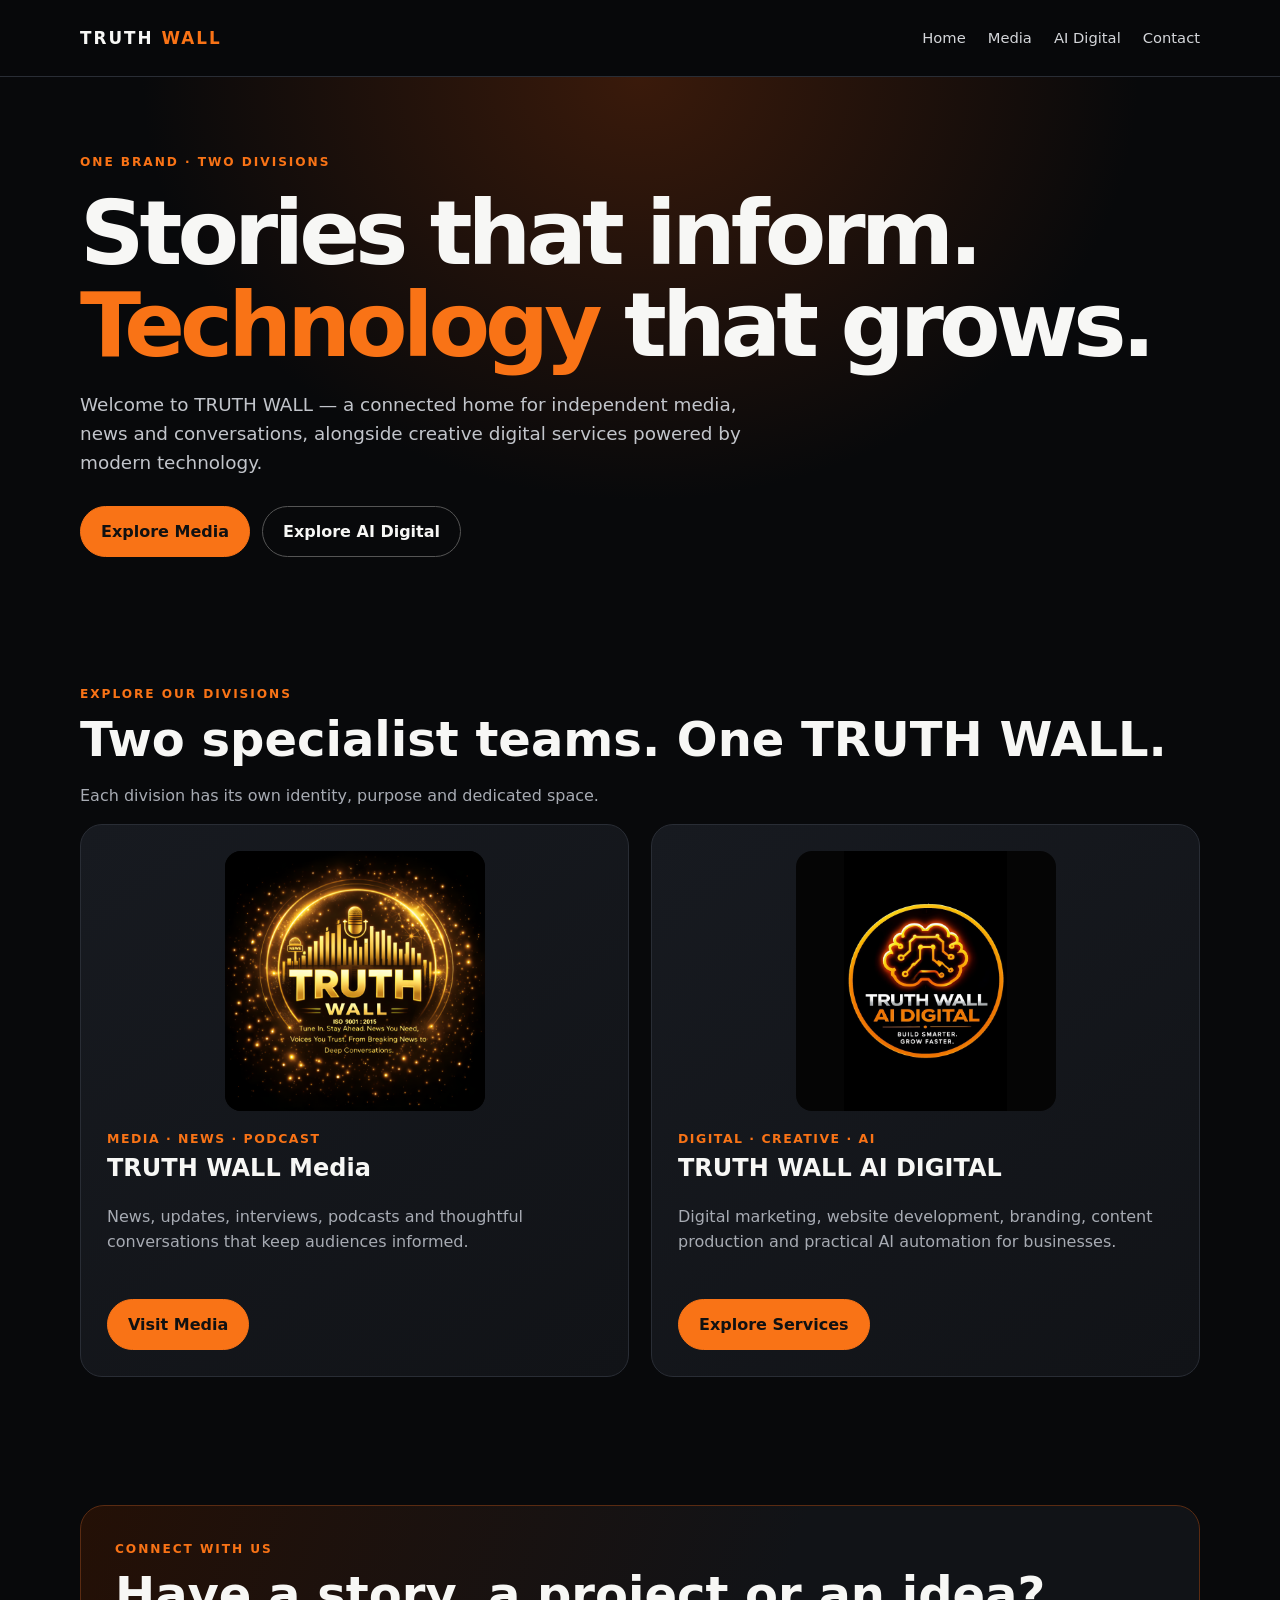
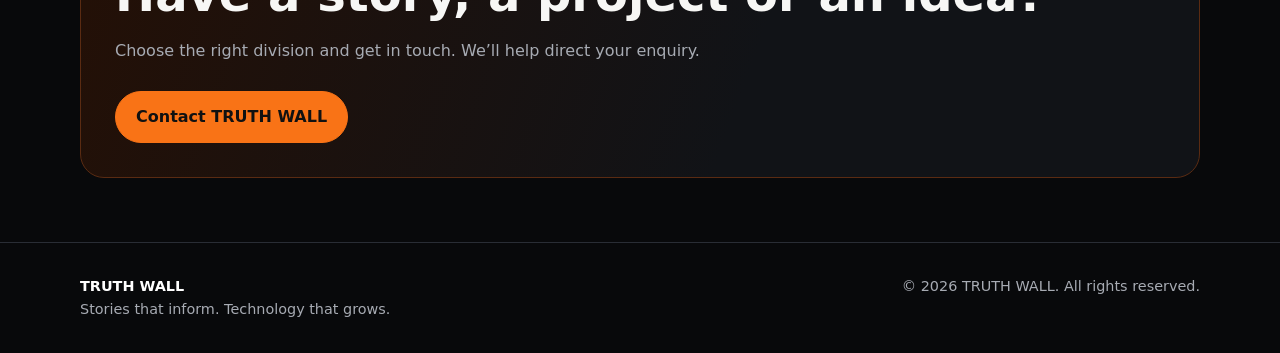
<file: index.html>
<!doctype html><html lang="en"><head><meta charset="utf-8"><meta name="viewport" content="width=device-width,initial-scale=1"><meta name="description" content="TRUTH WALL brings together Media, News and Podcast with AI Digital services."><meta name="theme-color" content="#08090b"><title>Home | TRUTH WALL</title><link rel="stylesheet" href="assets/style.css"></head><body><header class="top"><div class="wrap nav"><a class="brand" href="index.html">TRUTH <span>WALL</span></a><nav class="links"><a href="index.html">Home</a><a href="media.html">Media</a><a href="ai-digital.html">AI Digital</a><a href="contact.html">Contact</a></nav></div></header><main><section class="hero"><div class="wrap"><div class="eyebrow">One brand · Two divisions</div><h1>Stories that inform.<br><em>Technology</em> that grows.</h1><p class="lead">Welcome to TRUTH WALL — a connected home for independent media, news and conversations, alongside creative digital services powered by modern technology.</p><div class="actions"><a class="btn" href="media.html">Explore Media</a><a class="btn outline" href="ai-digital.html">Explore AI Digital</a></div></div></section><section class="section"><div class="wrap"><div class="eyebrow">Explore our divisions</div><h2>Two specialist teams. One TRUTH WALL.</h2><p class="muted">Each division has its own identity, purpose and dedicated space.</p><div class="grid"><article class="card division"><img src="assets/media-logo-gold.png" alt="TRUTH WALL Media gold logo"><span class="tag">Media · News · Podcast</span><h3>TRUTH WALL Media</h3><p class="muted">News, updates, interviews, podcasts and thoughtful conversations that keep audiences informed.</p><div class="actions"><a class="btn" href="media.html">Visit Media</a></div></article><article class="card division"><img src="assets/ai-digital-logo.jpg" alt="TRUTH WALL AI DIGITAL logo"><span class="tag">Digital · Creative · AI</span><h3>TRUTH WALL AI DIGITAL</h3><p class="muted">Digital marketing, website development, branding, content production and practical AI automation for businesses.</p><div class="actions"><a class="btn" href="ai-digital.html">Explore Services</a></div></article></div></div></section><section class="section"><div class="wrap band"><div class="eyebrow">Connect with us</div><h2>Have a story, a project or an idea?</h2><p class="muted">Choose the right division and get in touch. We’ll help direct your enquiry.</p><div class="actions"><a class="btn" href="contact.html">Contact TRUTH WALL</a></div></div></section></main><footer class="footer"><div class="wrap footerrow"><div><b style="color:#fff">TRUTH WALL</b><br>Stories that inform. Technology that grows.</div><div>© <span data-year></span> TRUTH WALL. All rights reserved.</div></div></footer><script src="assets/site.js"></script></body></html>
</file>
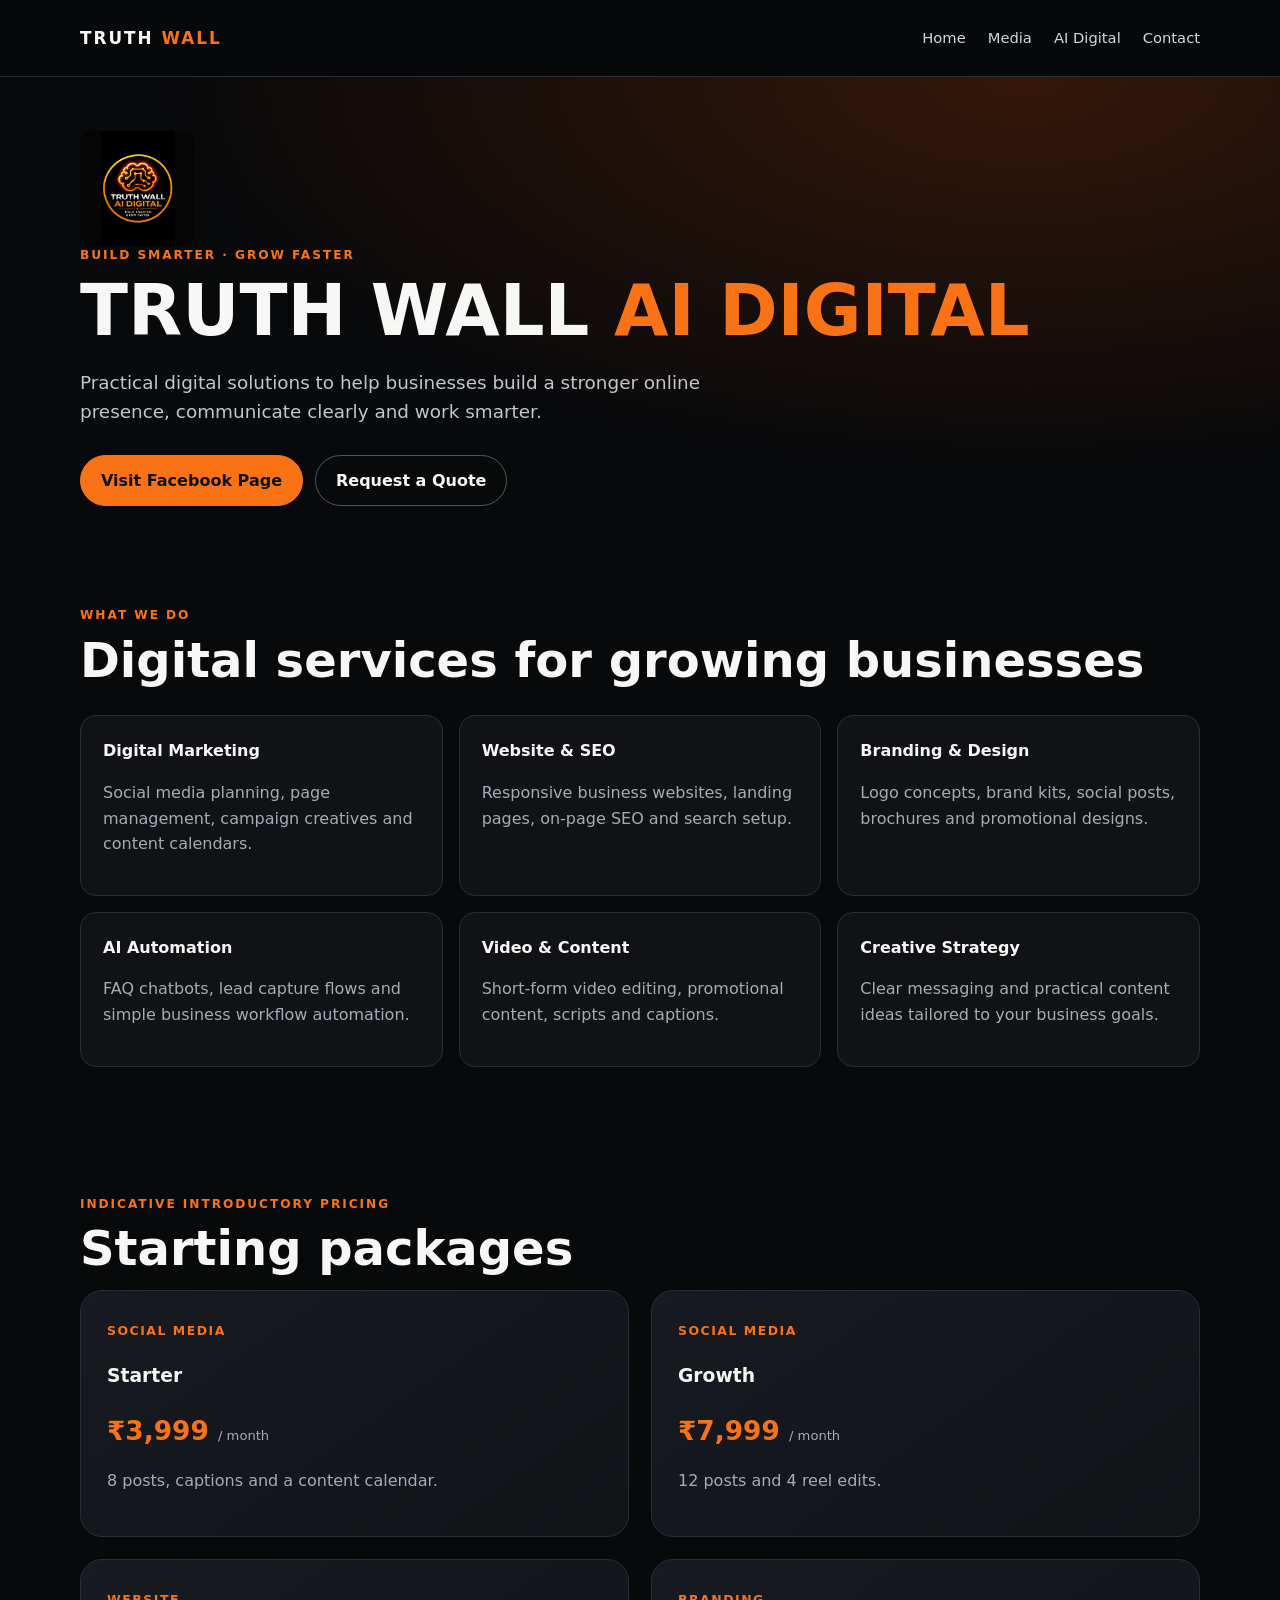
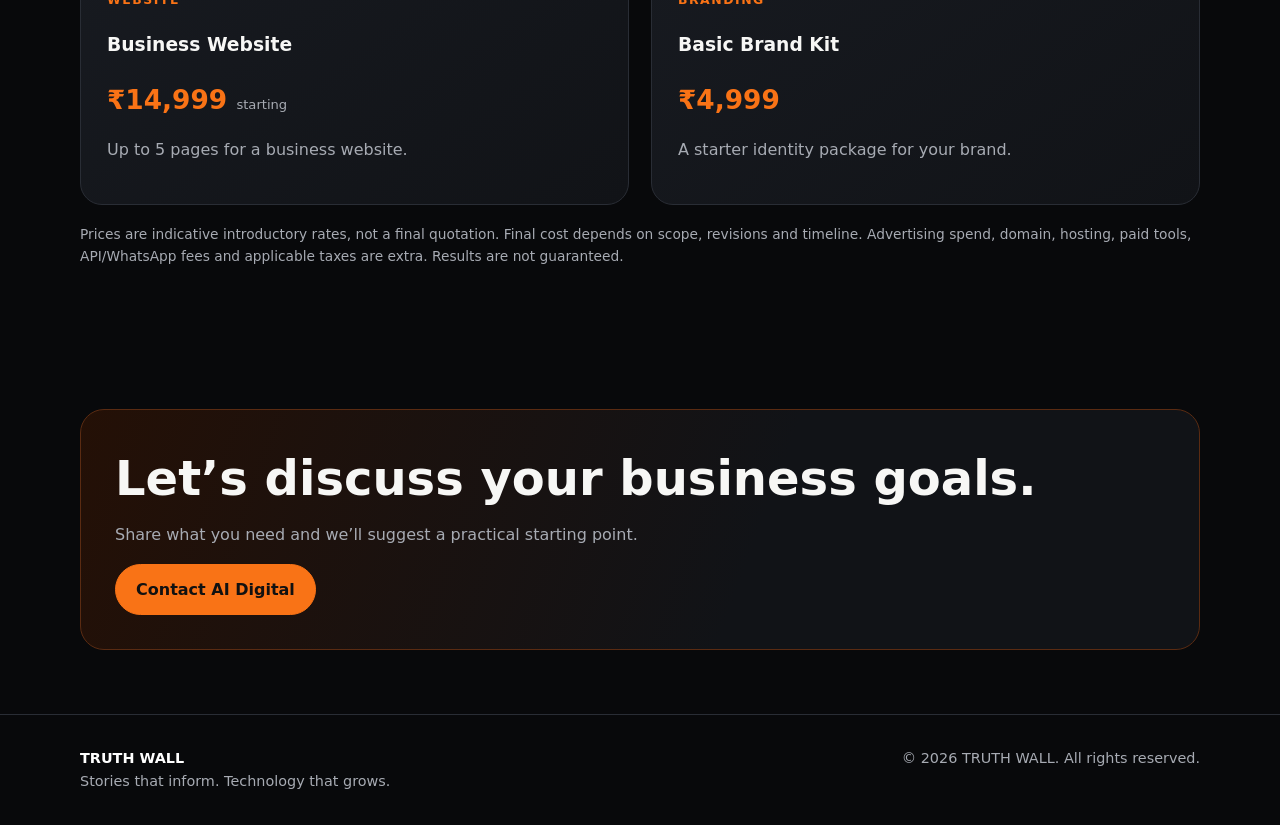
<file: ai-digital.html>
<!doctype html><html lang="en"><head><meta charset="utf-8"><meta name="viewport" content="width=device-width,initial-scale=1"><meta name="description" content="TRUTH WALL AI DIGITAL: marketing, websites, branding, AI automation and content."><meta name="theme-color" content="#08090b"><title>AI Digital | TRUTH WALL</title><link rel="stylesheet" href="assets/style.css"></head><body><header class="top"><div class="wrap nav"><a class="brand" href="index.html">TRUTH <span>WALL</span></a><nav class="links"><a href="index.html">Home</a><a href="media.html">Media</a><a href="ai-digital.html">AI Digital</a><a href="contact.html">Contact</a></nav></div></header><main><section class="pagehero"><div class="wrap"><div class="logo-row"><img src="assets/ai-digital-logo.jpg" alt="TRUTH WALL AI DIGITAL logo"></div><div class="eyebrow">Build smarter · Grow faster</div><h1>TRUTH WALL <span style="color:var(--orange)">AI DIGITAL</span></h1><p class="lead">Practical digital solutions to help businesses build a stronger online presence, communicate clearly and work smarter.</p><div class="actions"><a class="btn" href="https://www.facebook.com/TruthWallAIDigital" target="_blank" rel="noopener">Visit Facebook Page</a><a class="btn outline" href="contact.html">Request a Quote</a></div></div></section><section class="section"><div class="wrap"><div class="eyebrow">What we do</div><h2>Digital services for growing businesses</h2><div class="service-grid"><div class="service"><b>Digital Marketing</b><p class="muted">Social media planning, page management, campaign creatives and content calendars.</p></div><div class="service"><b>Website & SEO</b><p class="muted">Responsive business websites, landing pages, on-page SEO and search setup.</p></div><div class="service"><b>Branding & Design</b><p class="muted">Logo concepts, brand kits, social posts, brochures and promotional designs.</p></div><div class="service"><b>AI Automation</b><p class="muted">FAQ chatbots, lead capture flows and simple business workflow automation.</p></div><div class="service"><b>Video & Content</b><p class="muted">Short-form video editing, promotional content, scripts and captions.</p></div><div class="service"><b>Creative Strategy</b><p class="muted">Clear messaging and practical content ideas tailored to your business goals.</p></div></div></div></section><section class="section"><div class="wrap"><div class="eyebrow">Indicative introductory pricing</div><h2>Starting packages</h2><div class="grid"><div class="card"><span class="tag">Social media</span><h3>Starter</h3><div class="price">₹3,999 <small>/ month</small></div><p class="muted">8 posts, captions and a content calendar.</p></div><div class="card"><span class="tag">Social media</span><h3>Growth</h3><div class="price">₹7,999 <small>/ month</small></div><p class="muted">12 posts and 4 reel edits.</p></div><div class="card"><span class="tag">Website</span><h3>Business Website</h3><div class="price">₹14,999 <small>starting</small></div><p class="muted">Up to 5 pages for a business website.</p></div><div class="card"><span class="tag">Branding</span><h3>Basic Brand Kit</h3><div class="price">₹4,999</div><p class="muted">A starter identity package for your brand.</p></div></div><p class="note" style="margin-top:18px">Prices are indicative introductory rates, not a final quotation. Final cost depends on scope, revisions and timeline. Advertising spend, domain, hosting, paid tools, API/WhatsApp fees and applicable taxes are extra. Results are not guaranteed.</p></div></section><section class="section"><div class="wrap band"><h2>Let’s discuss your business goals.</h2><p class="muted">Share what you need and we’ll suggest a practical starting point.</p><a class="btn" href="contact.html">Contact AI Digital</a></div></section></main><footer class="footer"><div class="wrap footerrow"><div><b style="color:#fff">TRUTH WALL</b><br>Stories that inform. Technology that grows.</div><div>© <span data-year></span> TRUTH WALL. All rights reserved.</div></div></footer><script src="assets/site.js"></script></body></html>
</file>
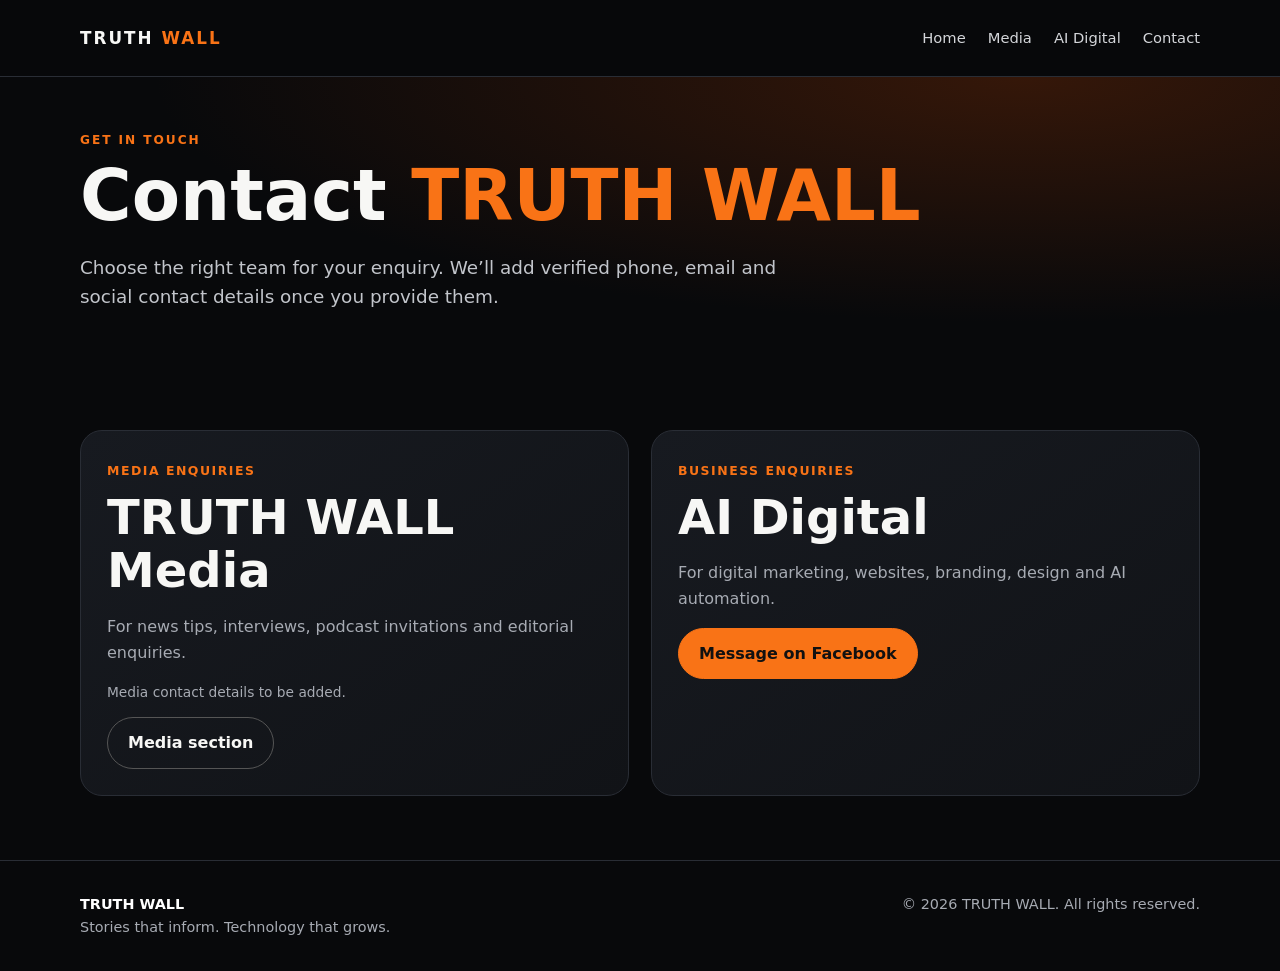
<file: contact.html>
<!doctype html><html lang="en"><head><meta charset="utf-8"><meta name="viewport" content="width=device-width,initial-scale=1"><meta name="description" content="Contact TRUTH WALL Media and AI Digital."><meta name="theme-color" content="#08090b"><title>Contact | TRUTH WALL</title><link rel="stylesheet" href="assets/style.css"></head><body><header class="top"><div class="wrap nav"><a class="brand" href="index.html">TRUTH <span>WALL</span></a><nav class="links"><a href="index.html">Home</a><a href="media.html">Media</a><a href="ai-digital.html">AI Digital</a><a href="contact.html">Contact</a></nav></div></header><main><section class="pagehero"><div class="wrap"><div class="eyebrow">Get in touch</div><h1>Contact <span style="color:var(--orange)">TRUTH WALL</span></h1><p class="lead">Choose the right team for your enquiry. We’ll add verified phone, email and social contact details once you provide them.</p></div></section><section class="section"><div class="wrap grid"><div class="card"><span class="tag">Media enquiries</span><h2>TRUTH WALL Media</h2><p class="muted">For news tips, interviews, podcast invitations and editorial enquiries.</p><p class="note">Media contact details to be added.</p><a class="btn outline" href="media.html">Media section</a></div><div class="card"><span class="tag">Business enquiries</span><h2>AI Digital</h2><p class="muted">For digital marketing, websites, branding, design and AI automation.</p><a class="btn" href="https://www.facebook.com/TruthWallAIDigital" target="_blank" rel="noopener">Message on Facebook</a></div></div></section></main><footer class="footer"><div class="wrap footerrow"><div><b style="color:#fff">TRUTH WALL</b><br>Stories that inform. Technology that grows.</div><div>© <span data-year></span> TRUTH WALL. All rights reserved.</div></div></footer><script src="assets/site.js"></script></body></html>
</file>
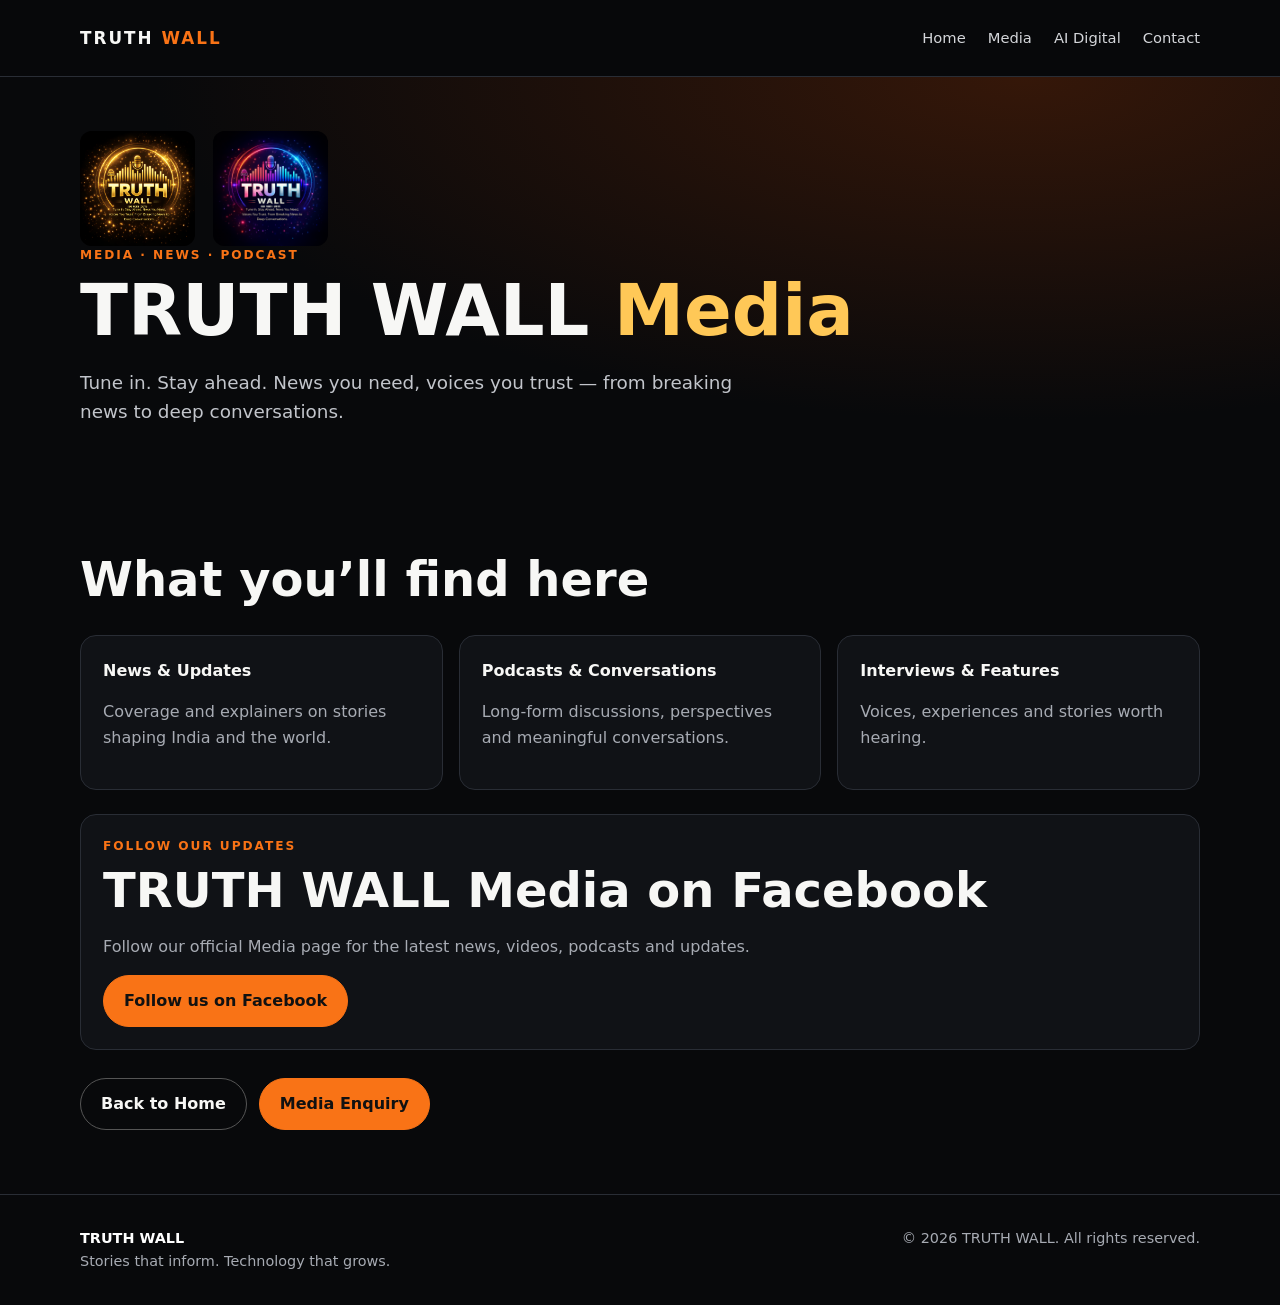
<file: media.html>
<!doctype html>
<html lang="en">
<head>
<meta charset="utf-8">
<meta name="viewport" content="width=device-width,initial-scale=1">
<meta name="description" content="TRUTH WALL Media: news, podcasts, interviews and conversations.">
<meta name="theme-color" content="#08090b">
<title>Media, News & Podcast | TRUTH WALL</title>
<link rel="stylesheet" href="assets/style.css">
</head>
<body>
<header class="top">
<div class="wrap nav">
<a class="brand" href="index.html">TRUTH <span>WALL</span></a>
<nav class="links">
<a href="index.html">Home</a>
<a href="media.html">Media</a>
<a href="ai-digital.html">AI Digital</a>
<a href="contact.html">Contact</a>
</nav>
</div>
</header>
<main>
<section class="pagehero">
<div class="wrap">
<div class="logo-row">
<img src="assets/media-logo-gold.png" alt="TRUTH WALL Media gold logo">
<img src="assets/media-logo-neon.png" alt="TRUTH WALL Media neon logo">
</div>
<div class="eyebrow">Media · News · Podcast</div>
<h1>TRUTH WALL <span style="color:var(--gold)">Media</span></h1>
<p class="lead">Tune in. Stay ahead. News you need, voices you trust — from breaking news to deep conversations.</p>
</div>
</section>
<section class="section">
<div class="wrap">
<h2>What you’ll find here</h2>
<div class="service-grid">
<div class="service">
<b>News & Updates</b>
<p class="muted">Coverage and explainers on stories shaping India and the world.</p>
</div>
<div class="service">
<b>Podcasts & Conversations</b>
<p class="muted">Long-form discussions, perspectives and meaningful conversations.</p>
</div>
<div class="service">
<b>Interviews & Features</b>
<p class="muted">Voices, experiences and stories worth hearing.</p>
</div>
</div>
<div class="service" style="margin-top:24px">
<div class="eyebrow">Follow our updates</div>
<h2 style="margin-top:8px">TRUTH WALL Media on Facebook</h2>
<p class="muted">Follow our official Media page for the latest news, videos, podcasts and updates.</p>
<a class="btn" href="https://www.facebook.com/share/1DaTZPLAnu/" target="_blank" rel="noopener noreferrer">Follow us on Facebook</a>
</div>
<div class="actions">
<a class="btn outline" href="index.html">Back to Home</a>
<a class="btn" href="contact.html">Media Enquiry</a>
</div>
</div>
</section>
</main>
<footer class="footer">
<div class="wrap footerrow">
<div><b style="color:#fff">TRUTH WALL</b><br>Stories that inform. Technology that grows.</div>
<div>© <span data-year></span> TRUTH WALL. All rights reserved.</div>
</div>
</footer>
<script src="assets/site.js"></script>
</body>
</html>
</file>
<file: assets/style.css>
:root{--bg:#08090b;--panel:#111317;--panel2:#171a20;--orange:#f97316;--gold:#ffc857;--white:#f7f7f5;--muted:#a7abb3;--line:#292d35}
*{box-sizing:border-box}html{scroll-behavior:smooth}body{margin:0;background:var(--bg);color:var(--white);font-family:Inter,system-ui,-apple-system,Segoe UI,Arial,sans-serif;line-height:1.6}a{color:inherit;text-decoration:none}.wrap{width:min(1120px,92%);margin:auto}.top{position:sticky;top:0;z-index:9;background:#08090beF;border-bottom:1px solid var(--line);backdrop-filter:blur(14px)}.nav{display:flex;align-items:center;justify-content:space-between;gap:20px;min-height:76px}.brand{font-weight:900;letter-spacing:.12em;font-size:1.05rem}.brand span{color:var(--orange)}.links{display:flex;gap:22px;align-items:center;color:#d4d6da;font-size:.92rem}.links a:hover{color:var(--orange)}.btn{display:inline-flex;align-items:center;justify-content:center;padding:12px 20px;border-radius:999px;background:var(--orange);color:#111;font-weight:800;border:1px solid var(--orange);transition:.2s}.btn:hover{transform:translateY(-2px);filter:brightness(1.08)}.btn.outline{background:transparent;color:var(--white);border-color:#555}.hero{padding:76px 0 64px;background:radial-gradient(ellipse at 50% 0%,#3a1a0b 0,transparent 55%)}.eyebrow{color:var(--orange);font-weight:800;letter-spacing:.16em;text-transform:uppercase;font-size:.76rem}.hero h1{font-size:clamp(2.6rem,7vw,5.6rem);line-height:1.02;letter-spacing:-.055em;margin:16px 0}.hero h1 em{font-style:normal;color:var(--orange)}.lead{font-size:1.15rem;color:#c2c5cb;max-width:700px}.actions{display:flex;gap:12px;flex-wrap:wrap;margin-top:28px}.section{padding:64px 0}.section h2{font-size:clamp(1.8rem,4vw,3rem);line-height:1.12;margin:8px 0 14px}.muted{color:var(--muted)}.grid{display:grid;grid-template-columns:repeat(2,minmax(0,1fr));gap:22px}.card{background:linear-gradient(145deg,var(--panel2),var(--panel));border:1px solid var(--line);border-radius:22px;padding:26px;overflow:hidden}.division{display:flex;flex-direction:column;min-height:100%;}.division img{width:100%;max-width:260px;aspect-ratio:1;object-fit:contain;border-radius:16px;margin:0 auto 18px;background:#050505}.division h3{font-size:1.5rem;margin:0}.tag{display:inline-block;color:var(--orange);font-size:.78rem;font-weight:800;letter-spacing:.12em;text-transform:uppercase}.service-grid{display:grid;grid-template-columns:repeat(3,1fr);gap:16px;margin-top:28px}.service{padding:22px;border:1px solid var(--line);border-radius:16px;background:#101216}.service b{display:block;margin-bottom:7px}.price{font-size:1.65rem;font-weight:900;color:var(--orange)}.price small{font-size:.82rem;color:var(--muted);font-weight:500}.note{font-size:.86rem;color:var(--muted)}.band{background:linear-gradient(110deg,#241006,#111317 60%);border:1px solid #5a2b12;border-radius:24px;padding:34px}.footer{border-top:1px solid var(--line);padding:32px 0;color:var(--muted);font-size:.9rem}.footerrow{display:flex;justify-content:space-between;gap:20px;flex-wrap:wrap}.pagehero{padding:54px 0 36px;background:radial-gradient(ellipse at 80% 0%,#351709,transparent 60%)}.pagehero h1{font-size:clamp(2.3rem,6vw,4.4rem);line-height:1.05;margin:10px 0}.logo-row{display:flex;gap:18px;align-items:center;flex-wrap:wrap}.logo-row img{width:115px;height:115px;object-fit:contain;border-radius:12px;background:#050505}.list{padding-left:20px;color:#c6c9cf}.list li{margin:8px 0}.mobilemenu{display:none}@media(max-width:760px){.links{gap:12px;font-size:.82rem}.nav{min-height:66px}.grid{grid-template-columns:1fr}.service-grid{grid-template-columns:1fr}.hero{padding:54px 0 42px}.card{padding:20px}.links a:nth-child(3){display:none}}@media(max-width:420px){.links a:nth-child(2){display:none}.brand{font-size:.9rem}}
</file>
